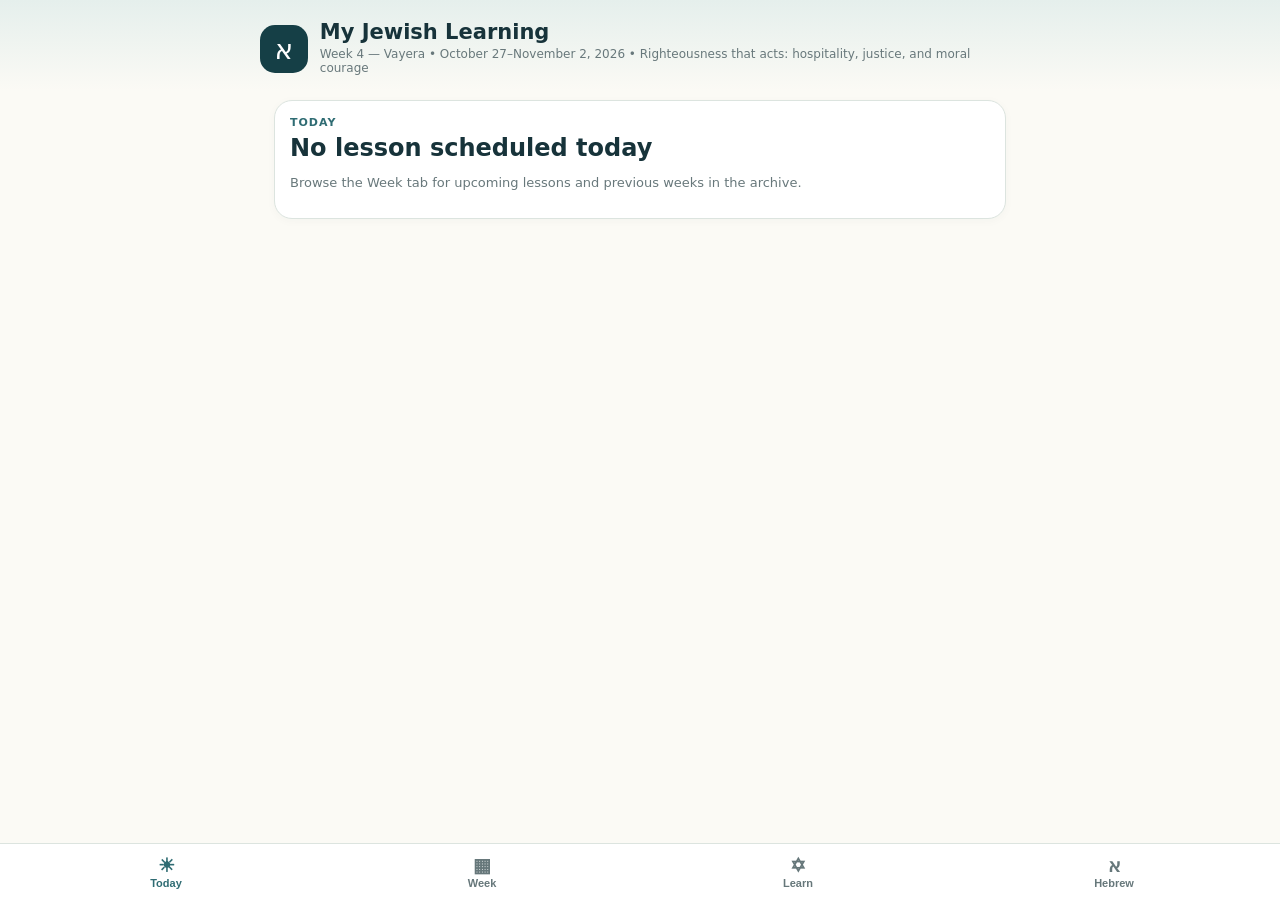
<file: index.html>
<!doctype html><html><head><meta charset="utf-8"><meta name="viewport" content="width=device-width,initial-scale=1,viewport-fit=cover"><meta name="theme-color" content="#153f46"><title>My Jewish Learning</title><link rel="manifest" href="manifest.webmanifest"><link rel="stylesheet" href="styles.css?v=20261002-4"></head><body><header><div class="brand"><div class="mark">א</div><div><h1>My Jewish Learning</h1><p id="weekline">Loading…</p></div></div></header><main><section id="today" class="view active"></section><section id="week" class="view"></section><section id="learn" class="view"></section><section id="hebrew" class="view"></section></main><nav><button data-view="today" class="active"><span>☀︎</span>Today</button><button data-view="week"><span>▦</span>Week</button><button data-view="learn"><span>✡</span>Learn</button><button data-view="hebrew"><span>א</span>Hebrew</button></nav><script src="app-v5.js?v=20261019-1"></script></body></html>
</file>
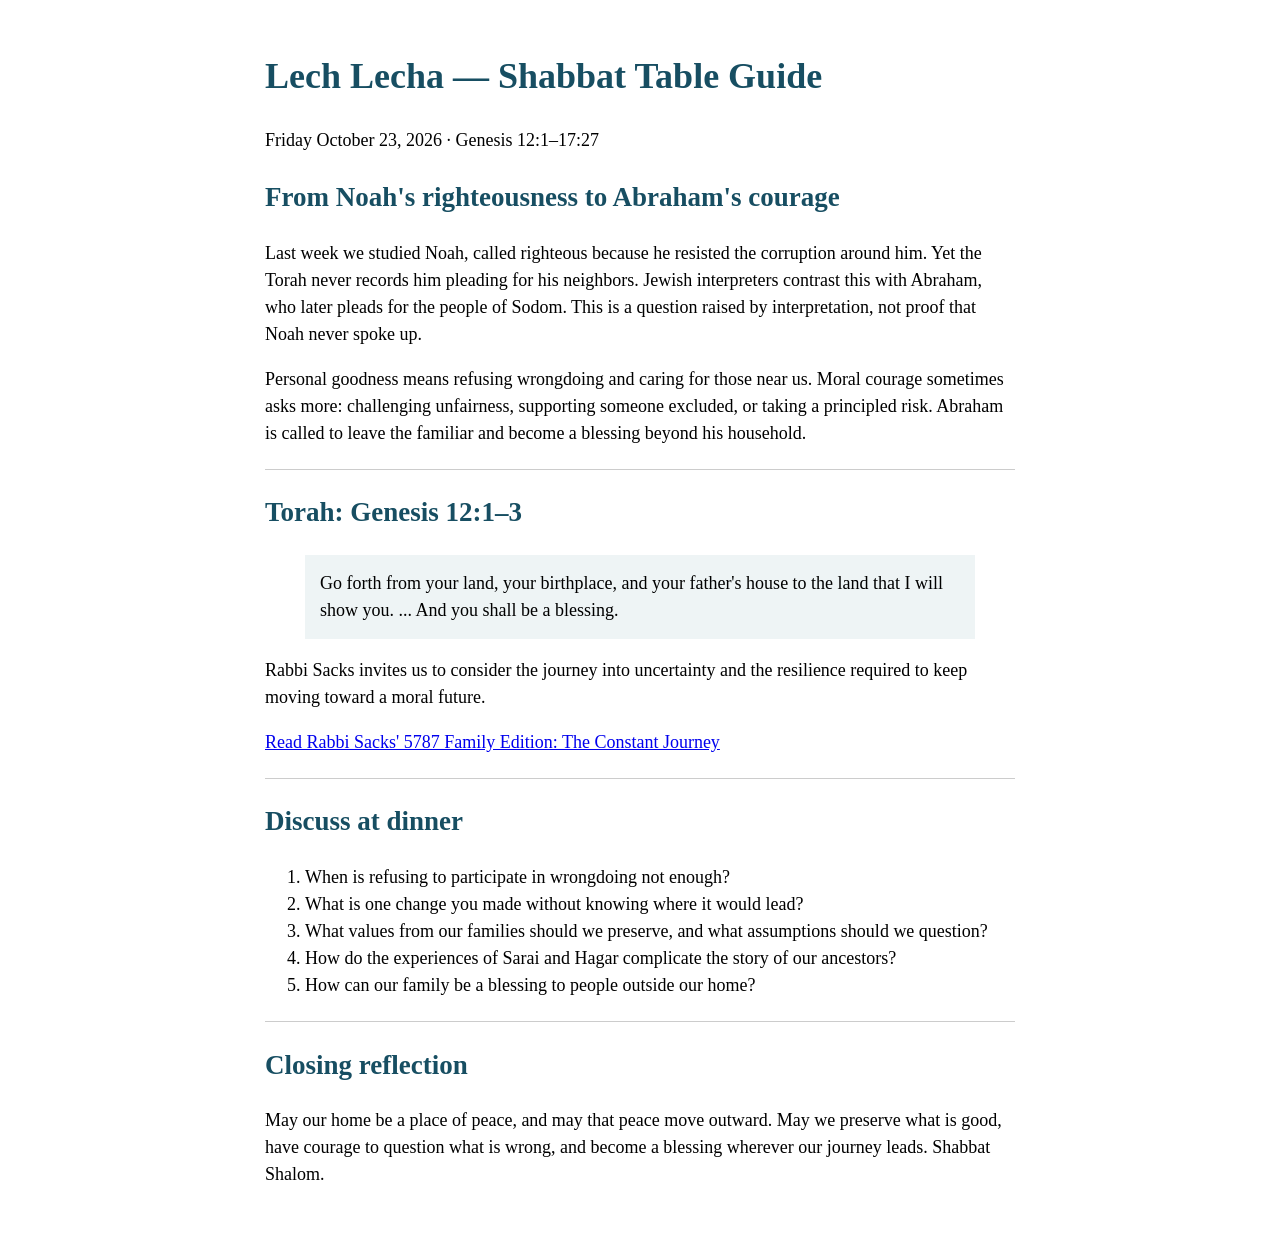
<file: Lech_Lecha_Shabbat_Table_Guide_5787.html>
<!doctype html><html><meta charset="utf-8"><meta name="viewport" content="width=device-width"><title>Lech Lecha Shabbat Guide</title><style>body{max-width:750px;margin:auto;padding:25px;font:18px/1.5 Georgia}h1,h2{color:#174e62}section{margin:22px 0;border-top:1px solid #ccc}blockquote{background:#eef4f5;padding:15px}</style><h1>Lech Lecha — Shabbat Table Guide</h1><p>Friday October 23, 2026 · Genesis 12:1–17:27</p><h2>From Noah's righteousness to Abraham's courage</h2><p>Last week we studied Noah, called righteous because he resisted the corruption around him. Yet the Torah never records him pleading for his neighbors. Jewish interpreters contrast this with Abraham, who later pleads for the people of Sodom. This is a question raised by interpretation, not proof that Noah never spoke up.</p><p>Personal goodness means refusing wrongdoing and caring for those near us. Moral courage sometimes asks more: challenging unfairness, supporting someone excluded, or taking a principled risk. Abraham is called to leave the familiar and become a blessing beyond his household.</p><section><h2>Torah: Genesis 12:1–3</h2><blockquote>Go forth from your land, your birthplace, and your father's house to the land that I will show you. ... And you shall be a blessing.</blockquote><p>Rabbi Sacks invites us to consider the journey into uncertainty and the resilience required to keep moving toward a moral future.</p><p><a href="https://rabbisacks.org/covenant-conversation-family-edition/lech-lecha/the-constant-journey/">Read Rabbi Sacks' 5787 Family Edition: The Constant Journey</a></p></section><section><h2>Discuss at dinner</h2><ol><li>When is refusing to participate in wrongdoing not enough?</li><li>What is one change you made without knowing where it would lead?</li><li>What values from our families should we preserve, and what assumptions should we question?</li><li>How do the experiences of Sarai and Hagar complicate the story of our ancestors?</li><li>How can our family be a blessing to people outside our home?</li></ol></section><section><h2>Closing reflection</h2><p>May our home be a place of peace, and may that peace move outward. May we preserve what is good, have courage to question what is wrong, and become a blessing wherever our journey leads. Shabbat Shalom.</p></section></html>
</file>
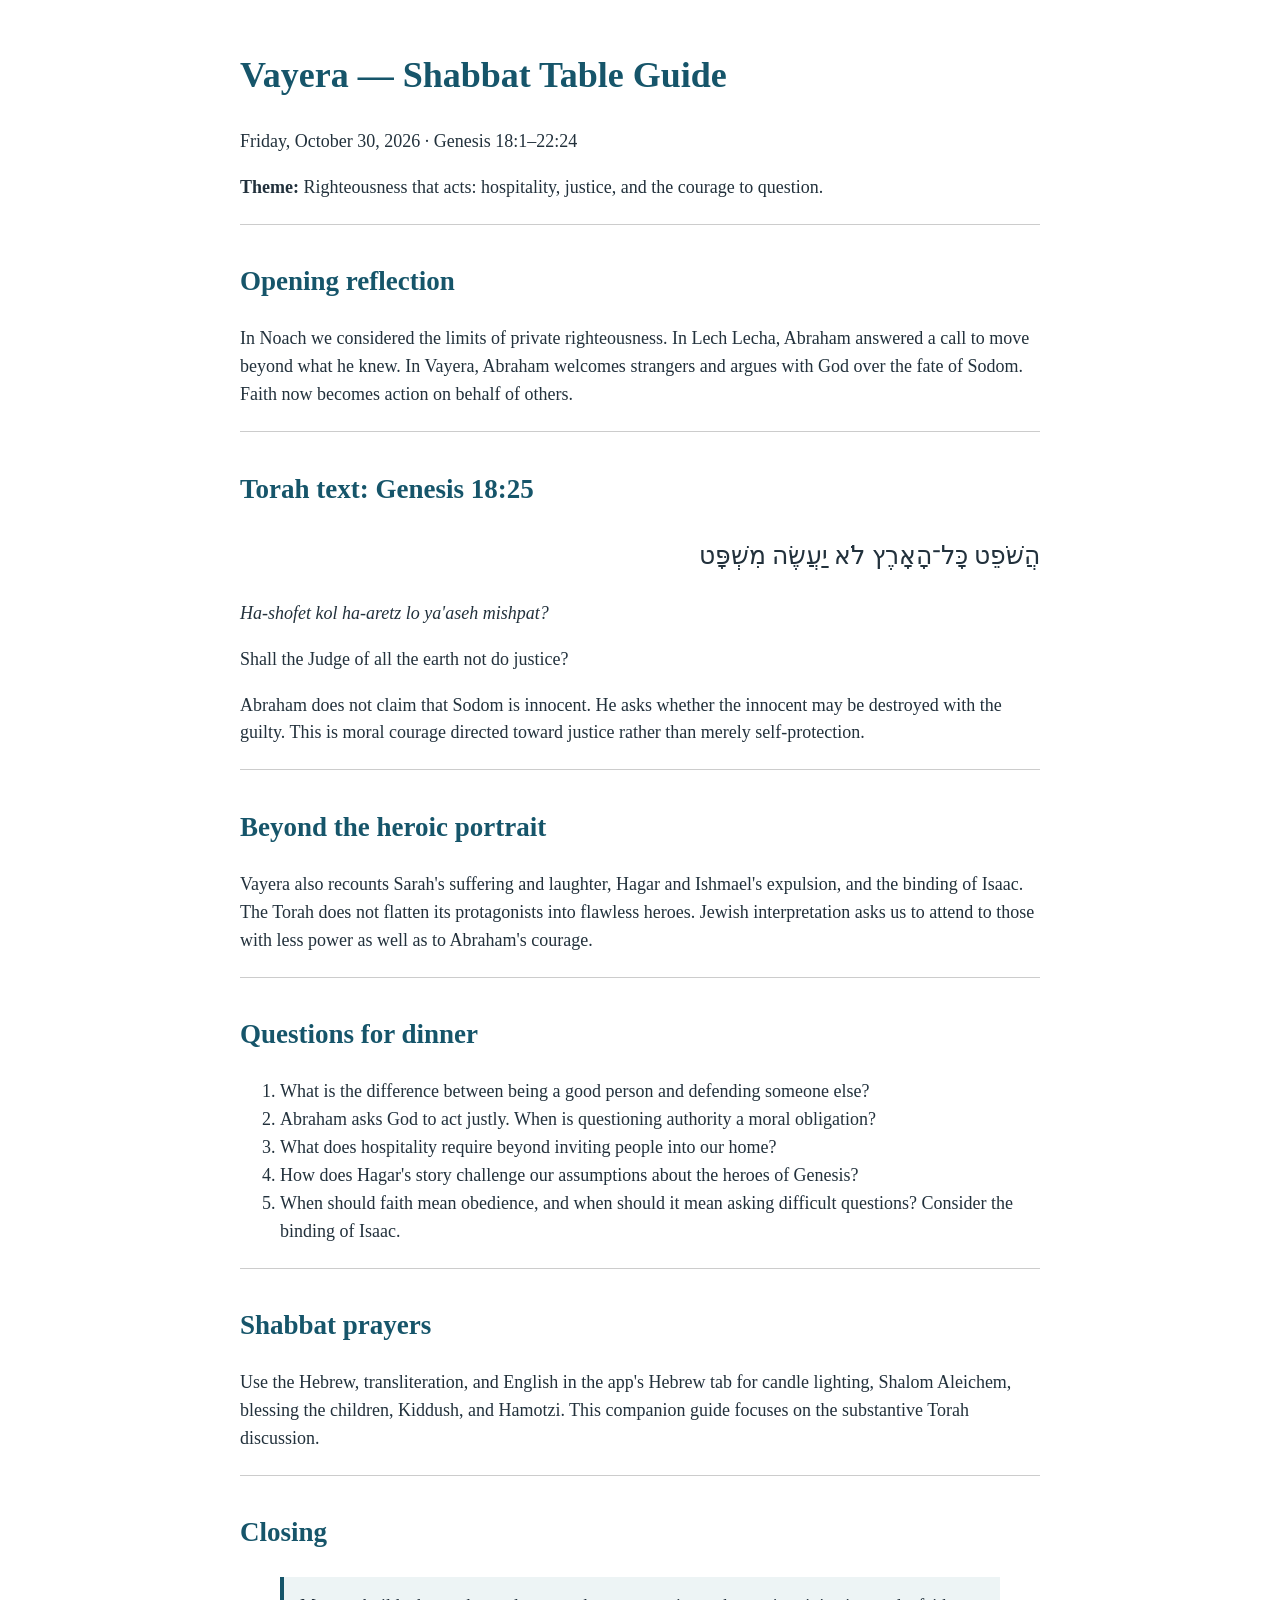
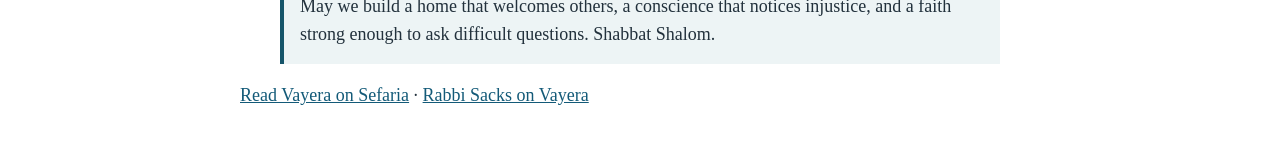
<file: Vayera_Shabbat_Table_Guide_5787.html>
<!doctype html><html lang="en"><meta charset="utf-8"><meta name="viewport" content="width=device-width"><title>Vayera Shabbat Table Guide 5787</title><style>body{max-width:800px;margin:auto;padding:24px;font:18px/1.55 Georgia,serif;color:#22313c}h1,h2{color:#16556a}section{border-top:1px solid #ccc;padding-top:14px;margin-top:22px}blockquote{background:#edf4f5;padding:16px;border-left:4px solid #16556a}.he{direction:rtl;text-align:right;font-size:1.4em}a{color:#135a78}</style><h1>Vayera — Shabbat Table Guide</h1><p>Friday, October 30, 2026 · Genesis 18:1–22:24</p><p><strong>Theme:</strong> Righteousness that acts: hospitality, justice, and the courage to question.</p><section><h2>Opening reflection</h2><p>In Noach we considered the limits of private righteousness. In Lech Lecha, Abraham answered a call to move beyond what he knew. In Vayera, Abraham welcomes strangers and argues with God over the fate of Sodom. Faith now becomes action on behalf of others.</p></section><section><h2>Torah text: Genesis 18:25</h2><p class="he" lang="he">הֲשֹׁפֵט כָּל־הָאָרֶץ לֹא יַעֲשֶׂה מִשְׁפָּט</p><p><em>Ha-shofet kol ha-aretz lo ya'aseh mishpat?</em></p><p>Shall the Judge of all the earth not do justice?</p><p>Abraham does not claim that Sodom is innocent. He asks whether the innocent may be destroyed with the guilty. This is moral courage directed toward justice rather than merely self-protection.</p></section><section><h2>Beyond the heroic portrait</h2><p>Vayera also recounts Sarah's suffering and laughter, Hagar and Ishmael's expulsion, and the binding of Isaac. The Torah does not flatten its protagonists into flawless heroes. Jewish interpretation asks us to attend to those with less power as well as to Abraham's courage.</p></section><section><h2>Questions for dinner</h2><ol><li>What is the difference between being a good person and defending someone else?</li><li>Abraham asks God to act justly. When is questioning authority a moral obligation?</li><li>What does hospitality require beyond inviting people into our home?</li><li>How does Hagar's story challenge our assumptions about the heroes of Genesis?</li><li>When should faith mean obedience, and when should it mean asking difficult questions? Consider the binding of Isaac.</li></ol></section><section><h2>Shabbat prayers</h2><p>Use the Hebrew, transliteration, and English in the app's Hebrew tab for candle lighting, Shalom Aleichem, blessing the children, Kiddush, and Hamotzi. This companion guide focuses on the substantive Torah discussion.</p></section><section><h2>Closing</h2><blockquote>May we build a home that welcomes others, a conscience that notices injustice, and a faith strong enough to ask difficult questions. Shabbat Shalom.</blockquote><p><a href="https://www.sefaria.org/Genesis.18.1-22.24">Read Vayera on Sefaria</a> · <a href="https://rabbisacks.org/covenant-conversation/vayera/">Rabbi Sacks on Vayera</a></p></section></html>
</file>
<file: styles.css>
:root{--ink:#17333a;--muted:#68787b;--paper:#fbfaf5;--card:#fff;--accent:#2f6c73;--accent2:#b58a3b;--line:#dce4df}*{box-sizing:border-box}body{margin:0;background:var(--paper);color:var(--ink);font-family:system-ui,-apple-system,"Segoe UI",sans-serif;padding-bottom:86px}header{padding:20px 18px 13px;background:linear-gradient(180deg,#e5efec,#fbfaf5);position:sticky;top:0;z-index:3}.brand{max-width:760px;margin:auto;display:flex;gap:12px;align-items:center}.mark{width:48px;height:48px;border-radius:15px;background:#153f46;color:#fff;display:grid;place-items:center;font-size:28px}h1{font-size:21px;margin:0}.brand p{margin:3px 0;color:var(--muted);font-size:12px}main{max-width:760px;margin:auto;padding:0 14px}.view{display:none}.view.active{display:block}.hero,.card{background:var(--card);border:1px solid var(--line);border-radius:18px;padding:15px;margin:9px 0;box-shadow:0 2px 10px #17333a08}.eyebrow{text-transform:uppercase;letter-spacing:.09em;font-size:11px;color:var(--accent);font-weight:800}.hero h2{margin:5px 0;font-size:24px}.meta{color:var(--muted);font-size:13px}.card h3{margin:0 0 6px}.card p{color:#42565a;line-height:1.45}.task{display:grid;grid-template-columns:28px 1fr;gap:8px;padding:11px 0;border-top:1px solid #edf0ed}.task input{width:20px;height:20px}.task strong,.task small{display:block}.task small{color:var(--muted);margin-top:3px;line-height:1.4}a.button{display:inline-block;text-decoration:none;color:#fff;background:var(--accent);padding:8px 11px;border-radius:10px;font-size:13px;margin-top:8px}.prayer{text-align:center}.hebrewtext{font-size:25px!important;line-height:1.65!important;direction:rtl}.translit{font-style:italic}.english{color:var(--muted)!important}.progress{height:8px;background:#e6ebe8;border-radius:8px;overflow:hidden;margin:10px 0 5px}.bar{height:100%;background:var(--accent)}.dayhead{display:flex;justify-content:space-between;gap:8px;align-items:baseline}.dayhead span{color:var(--muted);font-size:12px}.sectiontitle{margin:22px 3px 8px}.sectiontitle h2{margin:0;font-size:19px}.sectiontitle p{margin:3px 0;color:var(--muted);font-size:13px}.pill{display:inline-block;background:#edf4f1;color:var(--accent);font-weight:750;border-radius:999px;padding:5px 9px;font-size:11px;margin:2px}.archive{margin-top:18px}.archive details{background:#fff;border:1px solid var(--line);border-radius:15px;padding:12px;margin:8px 0}.archive summary{font-weight:800;cursor:pointer}.resource{display:flex;justify-content:space-between;gap:12px;align-items:center}.resource a{color:var(--accent);font-weight:800;text-decoration:none}.prompt{border-left:4px solid var(--accent2);padding-left:11px}.empty{text-align:center;padding:30px 12px;color:var(--muted)}nav{position:fixed;bottom:0;left:0;right:0;background:#fffffff2;border-top:1px solid var(--line);display:grid;grid-template-columns:repeat(4,1fr);padding:6px 8px calc(6px + env(safe-area-inset-bottom));z-index:5;backdrop-filter:blur(10px)}nav button{border:0;background:none;padding:5px 2px;color:#66777a;font-weight:700;font-size:11px}nav button span{display:block;font-size:19px;line-height:22px}nav button.active{color:var(--accent)}@media(min-width:700px){.weekgrid,.prayergrid,.learngrid{display:grid;grid-template-columns:1fr 1fr;gap:10px}.weekgrid .card,.learngrid .card{margin:0}}.shabbat-card{background:linear-gradient(145deg,#fffdf7,#f4eee0);border:1px solid #e2d2ac;border-radius:20px;padding:18px;margin:10px 0 14px;box-shadow:0 4px 16px #6f5b2d14}.shabbat-card h2{font-size:25px;margin:5px 0}.shabbat-card h3{font-size:15px;margin:0 0 5px;color:#17333a}.shabbat-card p{line-height:1.55;color:#42565a}.table-section{padding:13px 0;border-top:1px solid #e8ddc5}.table-section:first-of-type{margin-top:12px}.questions{background:#fffaf0;margin:8px -8px;padding:13px 8px;border-radius:12px}.closing{font-style:italic}.full-guide{display:block;text-align:center;text-decoration:none;background:#153f46;color:#fff;font-weight:850;font-size:16px;padding:14px 16px;border-radius:13px;margin:16px 0 12px;box-shadow:0 3px 10px #17333a1a}.full-guide:active{transform:translateY(1px)}
</file>
